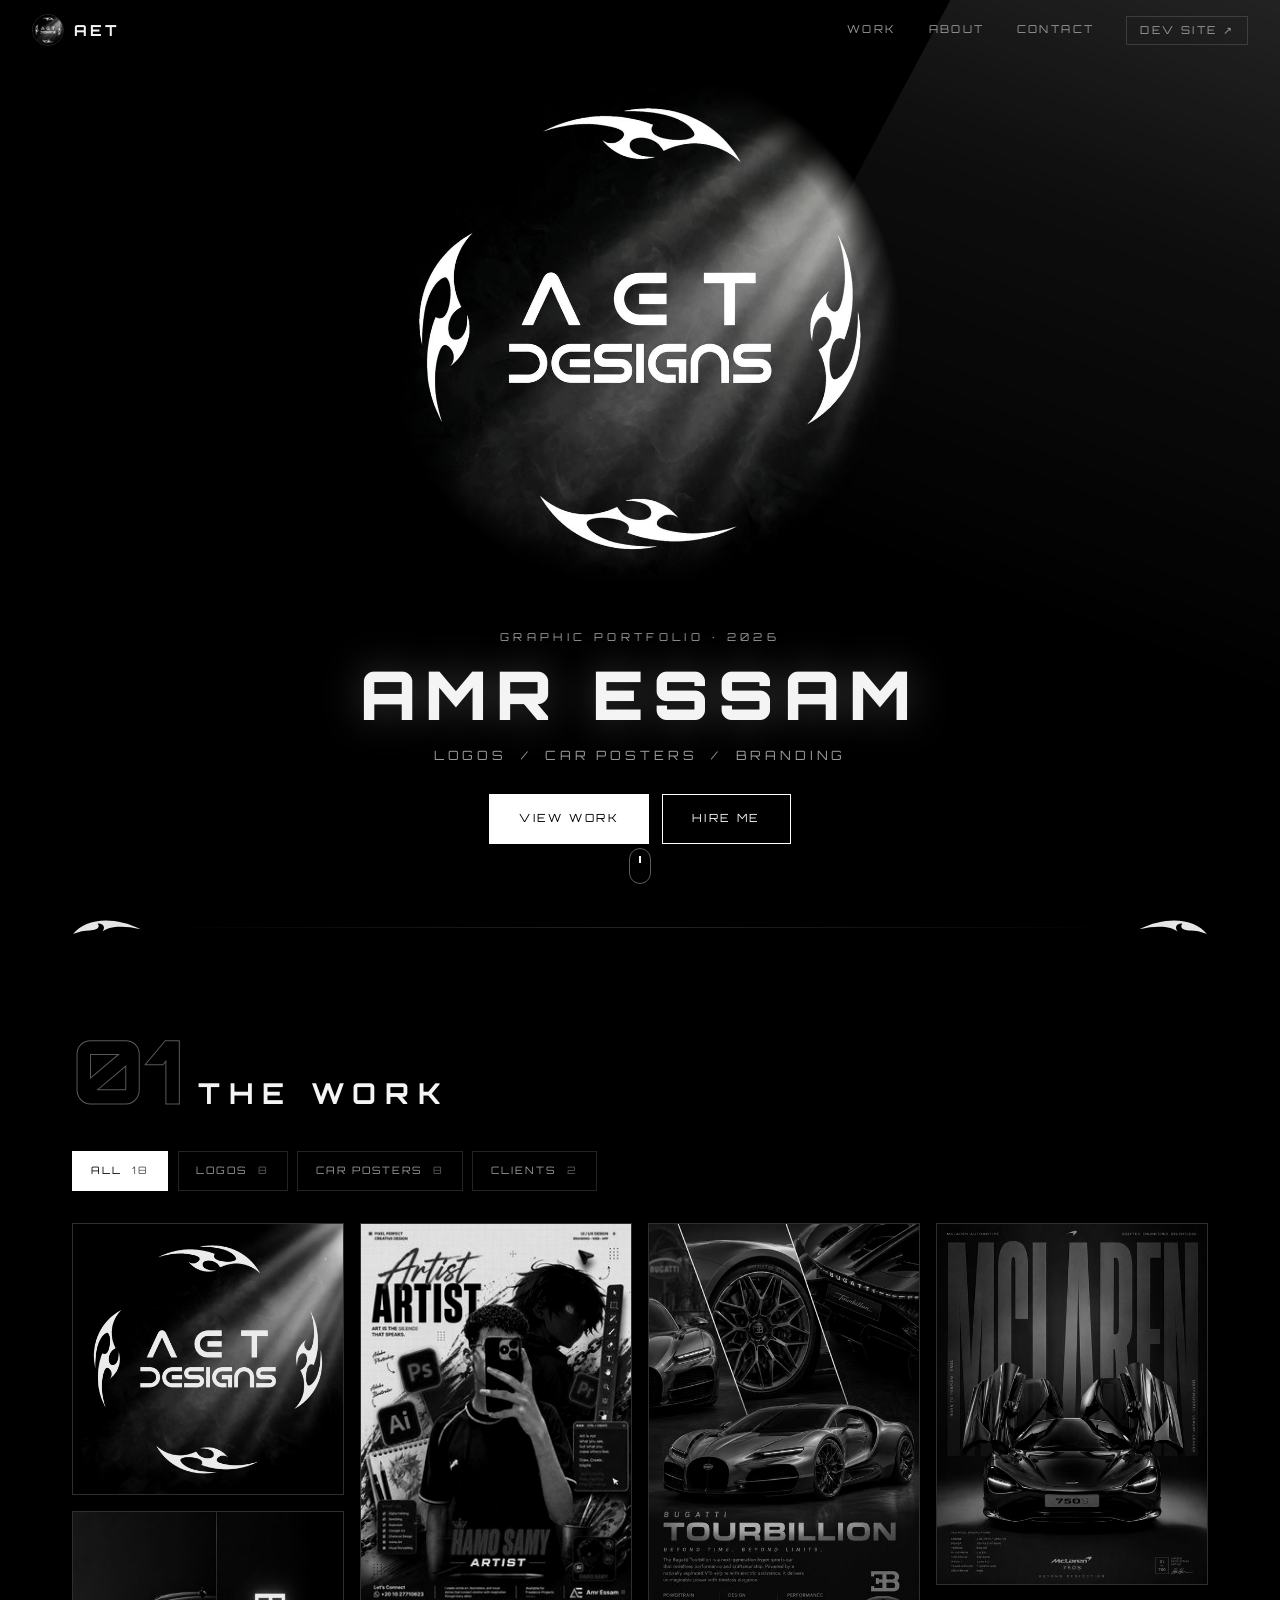
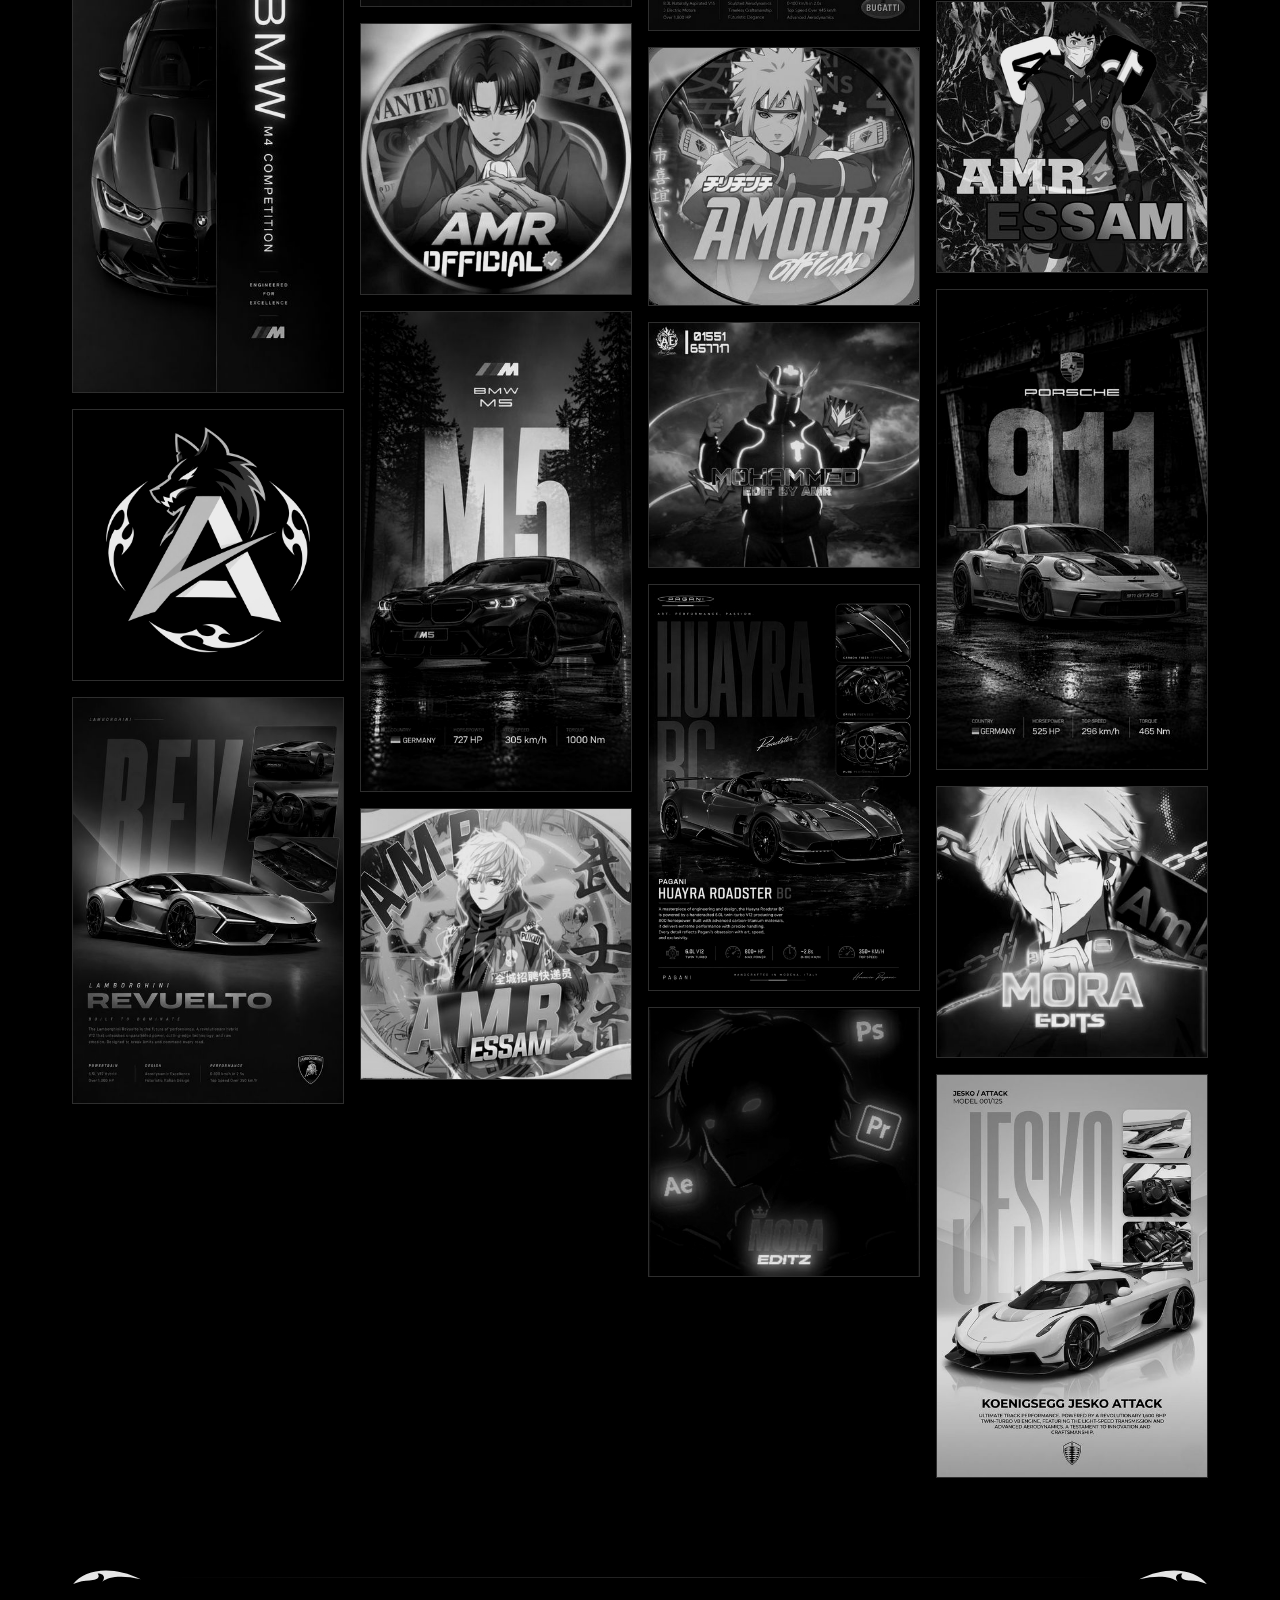
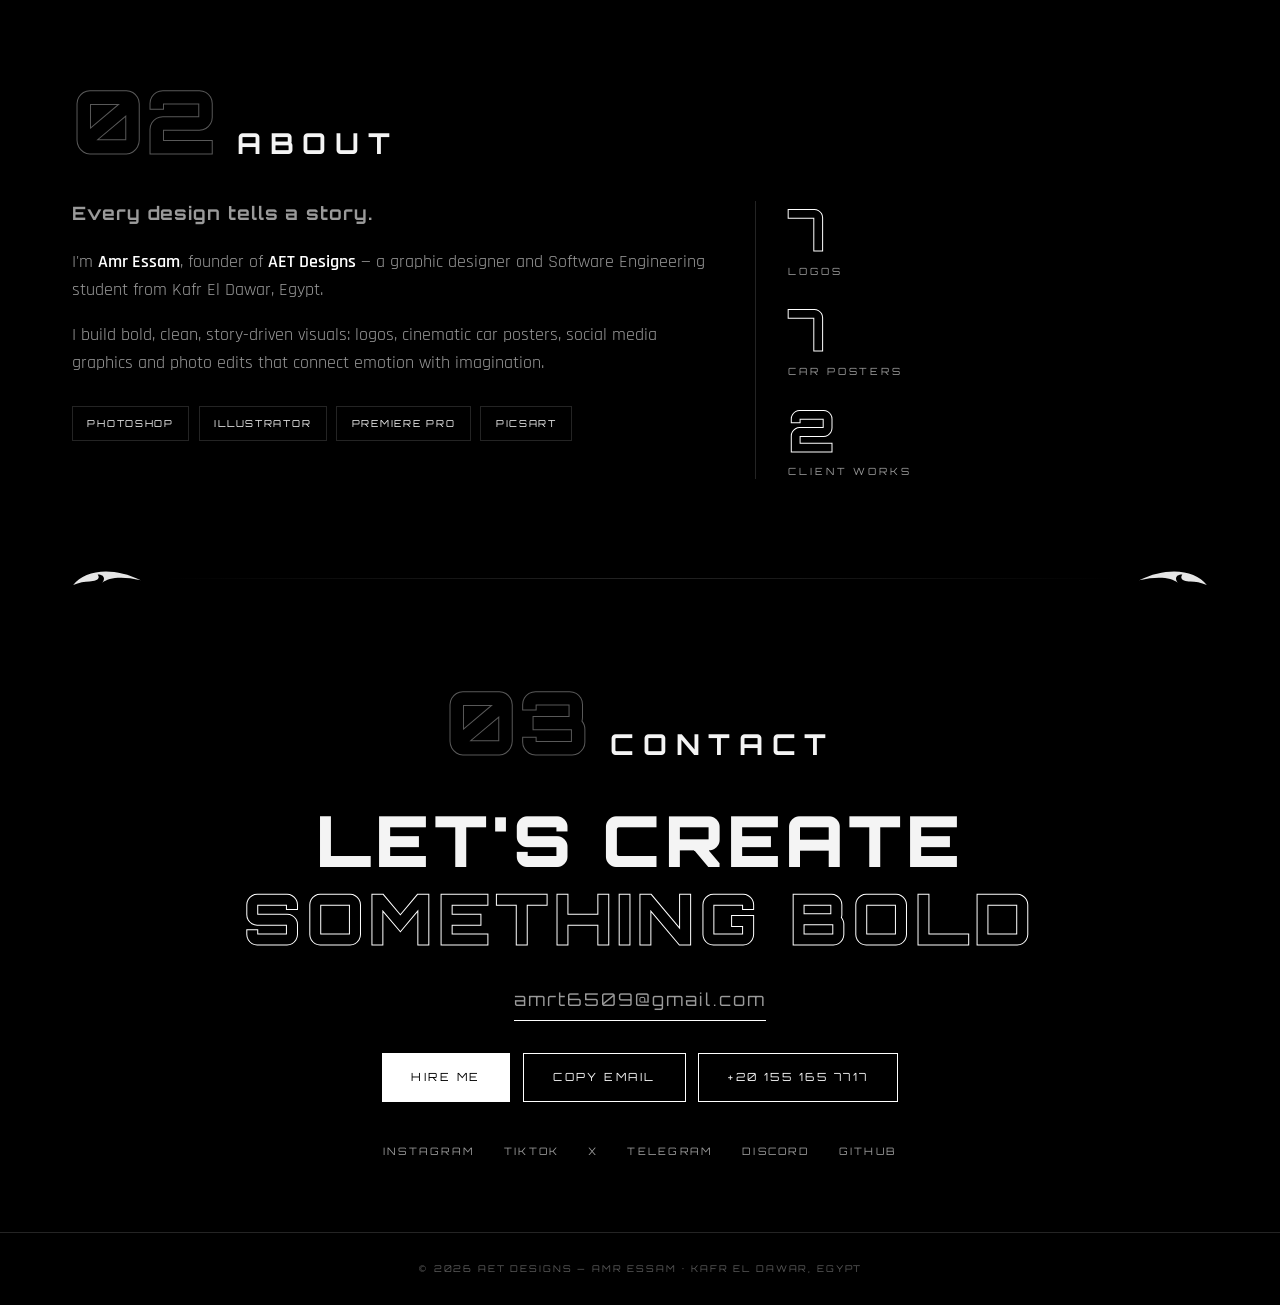
<file: index.html>
<!DOCTYPE html>
<html lang="en">
<head>
  <meta charset="UTF-8"/>
  <meta name="viewport" content="width=device-width, initial-scale=1.0"/>
  <title>AET Designs — Amr Essam | Graphic Portfolio</title>
  <meta name="description" content="AET Designs — graphic portfolio of Amr Essam: logos, car posters, client branding and cinematic edits. Available for freelance."/>
  <meta name="author" content="Amr Essam"/>
  <meta name="theme-color" content="#000000"/>
  <meta name="color-scheme" content="dark"/>
  <link rel="canonical" href="https://devvoltx.github.io/Graphic-Protofolio-By-Amr/"/>

  <link rel="icon" href="favicon/favicon.ico" sizes="any"/>
  <link rel="icon" type="image/png" sizes="32x32" href="favicon/favicon-32.png"/>
  <link rel="icon" type="image/png" sizes="16x16" href="favicon/favicon-16.png"/>
  <link rel="apple-touch-icon" sizes="180x180" href="favicon/apple-touch-icon.png"/>

  <meta property="og:type" content="website"/>
  <meta property="og:site_name" content="AET Designs"/>
  <meta property="og:title" content="AET Designs — Amr Essam | Graphic Portfolio"/>
  <meta property="og:description" content="Logos, car posters, client branding and cinematic edits."/>
  <meta property="og:url" content="https://devvoltx.github.io/Graphic-Protofolio-By-Amr/"/>
  <meta property="og:image" content="https://devvoltx.github.io/Graphic-Protofolio-By-Amr/favicon/og-image.jpg"/>
  <meta property="og:image:alt" content="AET Designs logo"/>
  <meta name="twitter:card" content="summary_large_image"/>
  <meta name="twitter:site" content="@Amr2043275"/>

  <link rel="preconnect" href="https://fonts.googleapis.com"/>
  <link rel="preconnect" href="https://fonts.gstatic.com" crossorigin/>
  <link href="https://fonts.googleapis.com/css2?family=Orbitron:wght@500;700;900&family=Rajdhani:wght@400;500;600;700&display=swap" rel="stylesheet"/>
  <link rel="stylesheet" href="style.css"/>
</head>
<body>
<a class="skip" href="#work">Skip to work</a>

<!-- reusable tribal blade ornament -->
<svg width="0" height="0" style="position:absolute" aria-hidden="true">
  <defs>
    <symbol id="blade" viewBox="0 0 120 36">
      <path d="M2 30 C 22 4, 70 -2, 118 22 C 84 14, 62 18, 52 26 C 58 18, 54 12, 44 12 C 50 20, 40 24, 30 24 C 22 24, 12 26, 2 30Z" fill="currentColor"/>
    </symbol>
  </defs>
</svg>

<header class="top" id="top">
  <a class="mark" href="#hero" aria-label="AET Designs — top"><img src="images/aet-logo.jpg" alt="" width="32" height="32"/><b>AET</b></a>
  <nav aria-label="Main">
    <a href="#work">WORK</a>
    <a href="#about">ABOUT</a>
    <a href="#contact">CONTACT</a>
    <a class="ext" href="https://amressam.is-a.dev" target="_blank" rel="noopener noreferrer">DEV SITE ↗</a>
  </nav>
</header>

<main>
<!-- HERO -->
<section id="hero">
  <div class="beam" aria-hidden="true"></div>
  <div class="hero-art"><img src="images/aet-logo.jpg" alt="AET Designs logo" width="1000" height="1000" fetchpriority="high"/></div>
  <div class="hero-copy">
    <p class="eyebrow">GRAPHIC PORTFOLIO · 2026</p>
    <h1>AMR ESSAM</h1>
    <p class="sub">LOGOS &nbsp;/&nbsp; CAR POSTERS &nbsp;/&nbsp; BRANDING</p>
    <div class="btns">
      <a class="btn solid" href="#work">VIEW WORK</a>
      <a class="btn" href="mailto:amrt6509@gmail.com?subject=Design%20inquiry%20from%20your%20portfolio">HIRE ME</a>
    </div>
  </div>
  <a class="scroll" href="#work" aria-label="Scroll to work"><span></span></a>
</section>

<div class="divider" aria-hidden="true"><svg class="l"><use href="#blade"/></svg><i></i><svg class="r"><use href="#blade"/></svg></div>

<!-- WORK -->
<section id="work" class="wrap">
  <header class="sec-head">
    <p class="num">01</p>
    <h2>THE WORK</h2>
  </header>
  <div class="filters" role="tablist" aria-label="Filter work">
    <button class="on" data-f="all" role="tab" aria-selected="true">ALL <em id="c-all"></em></button>
    <button data-f="logos" role="tab" aria-selected="false">LOGOS <em id="c-logos"></em></button>
    <button data-f="cars" role="tab" aria-selected="false">CAR POSTERS <em id="c-cars"></em></button>
    <button data-f="clients" role="tab" aria-selected="false">CLIENTS <em id="c-clients"></em></button>
  </div>

  <div class="masonry" id="gallery">
    <figure class="piece" data-cat="logos" data-title="AET Designs — Main"><img loading="lazy" src="images/aet-logo.jpg" alt="AET Designs main logo"/><figcaption><span>LOGO</span>AET DESIGNS — MAIN</figcaption></figure>
    <figure class="piece" data-cat="cars" data-title="BMW M4 Competition"><img loading="lazy" src="images/car1.jpg" alt="BMW M4 Competition poster"/><figcaption><span>CAR POSTER</span>BMW M4 COMPETITION</figcaption></figure>
    <figure class="piece" data-cat="logos" data-title="A Wolf"><img loading="lazy" src="images/wolf-a-logo.jpg" alt="A Wolf logo"/><figcaption><span>LOGO</span>A WOLF</figcaption></figure>
    <figure class="piece" data-cat="cars" data-title="Lamborghini Revuelto"><img loading="lazy" src="images/car2.jpg" alt="Lamborghini Revuelto poster"/><figcaption><span>CAR POSTER</span>LAMBORGHINI REVUELTO</figcaption></figure>
    <figure class="piece" data-cat="clients" data-title="Hamo Samy — Artist Branding"><img loading="lazy" src="images/client1.jpg" alt="Hamo Samy artist branding design"/><figcaption><span>CLIENT</span>HAMO SAMY — ARTIST BRANDING</figcaption></figure>
    <figure class="piece" data-cat="logos" data-title="AMR Official"><img loading="lazy" src="images/logo1.jpg" alt="AMR Official logo"/><figcaption><span>LOGO</span>AMR OFFICIAL</figcaption></figure>
    <figure class="piece" data-cat="cars" data-title="BMW M5"><img loading="lazy" src="images/car3.jpg" alt="BMW M5 poster"/><figcaption><span>CAR POSTER</span>BMW M5</figcaption></figure>
    <figure class="piece" data-cat="logos" data-title="AMR Essam"><img loading="lazy" src="images/logo2.jpg" alt="AMR Essam logo"/><figcaption><span>LOGO</span>AMR ESSAM</figcaption></figure>
    <figure class="piece" data-cat="cars" data-title="Bugatti Tourbillon"><img loading="lazy" src="images/car4.jpg" alt="Bugatti Tourbillon poster"/><figcaption><span>CAR POSTER</span>BUGATTI TOURBILLON</figcaption></figure>
    <figure class="piece" data-cat="logos" data-title="Amour Official"><img loading="lazy" src="images/logo3.jpg" alt="Amour Official logo"/><figcaption><span>LOGO</span>AMOUR OFFICIAL</figcaption></figure>
    <figure class="piece" data-cat="clients" data-title="Mohammed — Cinematic Edit"><img loading="lazy" src="images/client2.jpg" alt="Mohammed cinematic edit"/><figcaption><span>CLIENT</span>MOHAMMED — CINEMATIC EDIT</figcaption></figure>
    <figure class="piece" data-cat="cars" data-title="Pagani Huayra BC"><img loading="lazy" src="images/car5.jpg" alt="Pagani Huayra BC poster"/><figcaption><span>CAR POSTER</span>PAGANI HUAYRA BC</figcaption></figure>
    <figure class="piece" data-cat="logos" data-title="Mora Editz"><img loading="lazy" src="images/logo4.jpg" alt="Mora Editz logo"/><figcaption><span>LOGO</span>MORA EDITZ</figcaption></figure>
    <figure class="piece" data-cat="cars" data-title="McLaren 750S"><img loading="lazy" src="images/car6.jpg" alt="McLaren 750S poster"/><figcaption><span>CAR POSTER</span>MCLAREN 750S</figcaption></figure>
    <figure class="piece" data-cat="logos" data-title="AMR Red"><img loading="lazy" src="images/logo5.jpg" alt="AMR Red logo"/><figcaption><span>LOGO</span>AMR RED</figcaption></figure>
    <figure class="piece" data-cat="cars" data-title="Porsche 911 GT3 RS"><img loading="lazy" src="images/car7.jpg" alt="Porsche 911 GT3 RS poster"/><figcaption><span>CAR POSTER</span>PORSCHE 911 GT3 RS</figcaption></figure>
    <figure class="piece" data-cat="logos" data-title="Mora Edits"><img loading="lazy" src="images/logo6.jpg" alt="Mora Edits logo"/><figcaption><span>LOGO</span>MORA EDITS</figcaption></figure>
    <figure class="piece" data-cat="cars" data-title="Koenigsegg Jesko"><img loading="lazy" src="images/car8.jpg" alt="Koenigsegg Jesko poster"/><figcaption><span>CAR POSTER</span>KOENIGSEGG JESKO</figcaption></figure>
  </div>
</section>

<div class="divider" aria-hidden="true"><svg class="l"><use href="#blade"/></svg><i></i><svg class="r"><use href="#blade"/></svg></div>

<!-- ABOUT -->
<section id="about" class="wrap">
  <header class="sec-head"><p class="num">02</p><h2>ABOUT</h2></header>
  <div class="about">
    <div class="about-text">
      <p class="lead">Every design tells a story.</p>
      <p>I'm <b>Amr Essam</b>, founder of <b>AET Designs</b> — a graphic designer and Software Engineering student from Kafr El Dawar, Egypt.</p>
      <p>I build bold, clean, story-driven visuals: logos, cinematic car posters, social media graphics and photo edits that connect emotion with imagination.</p>
      <ul class="tools" aria-label="Software">
        <li>PHOTOSHOP</li><li>ILLUSTRATOR</li><li>PREMIERE PRO</li><li>PICSART</li>
      </ul>
    </div>
    <dl class="figures">
      <div><dt data-count="logos">0</dt><dd>LOGOS</dd></div>
      <div><dt data-count="cars">0</dt><dd>CAR POSTERS</dd></div>
      <div><dt data-count="clients">0</dt><dd>CLIENT WORKS</dd></div>
    </dl>
  </div>
</section>

<div class="divider" aria-hidden="true"><svg class="l"><use href="#blade"/></svg><i></i><svg class="r"><use href="#blade"/></svg></div>

<!-- CONTACT -->
<section id="contact" class="wrap">
  <header class="sec-head center"><p class="num">03</p><h2>CONTACT</h2></header>
  <p class="big">LET'S CREATE<br/><span>SOMETHING BOLD</span></p>
  <a class="email" href="mailto:amrt6509@gmail.com">amrt6509@gmail.com</a>
  <div class="btns center">
    <a class="btn solid" href="mailto:amrt6509@gmail.com?subject=Design%20inquiry%20from%20your%20portfolio">HIRE ME</a>
    <button class="btn" id="copyEmail" type="button">COPY EMAIL</button>
    <a class="btn" href="tel:+201551657717">+20 155 165 7717</a>
  </div>
  <ul class="socials">
    <li><a href="https://www.instagram.com/3am_our1430" target="_blank" rel="noopener noreferrer">INSTAGRAM</a></li>
    <li><a href="https://www.tiktok.com/@amr_taha62" target="_blank" rel="noopener noreferrer">TIKTOK</a></li>
    <li><a href="https://x.com/Amr2043275" target="_blank" rel="noopener noreferrer">X</a></li>
    <li><a href="https://t.me/Amour_64x" target="_blank" rel="noopener noreferrer">TELEGRAM</a></li>
    <li><a href="https://discord.com/users/981231266768752760" target="_blank" rel="noopener noreferrer">DISCORD</a></li>
    <li><a href="https://github.com/DEVVOLTX" target="_blank" rel="noopener noreferrer">GITHUB</a></li>
  </ul>
</section>
</main>

<footer>© 2026 AET DESIGNS — AMR ESSAM · KAFR EL DAWAR, EGYPT</footer>

<div class="lb" id="lb" role="dialog" aria-modal="true" aria-label="Image viewer" hidden>
  <button class="lb-btn lb-x" type="button" aria-label="Close">✕</button>
  <button class="lb-btn lb-prev" type="button" aria-label="Previous">‹</button>
  <figure class="lb-fig"><img alt=""/><figcaption></figcaption></figure>
  <button class="lb-btn lb-next" type="button" aria-label="Next">›</button>
</div>
<div class="toast" id="toast" role="status" aria-live="polite"></div>
<script src="script.js" defer></script>
</body>
</html>
</file>
<file: style.css>
/* AET Designs — monochrome identity taken from the logo: black, white, smoke grey, spotlight */
*,*::before,*::after{box-sizing:border-box;margin:0;padding:0}
:root{
  --bg:#000;--ink:#f4f4f4;--dim:#9a9a9a;--faint:#5a5a5a;--line:rgba(255,255,255,.14);--panel:#0c0c0c;
  --head:'Orbitron',system-ui,sans-serif;--body:'Rajdhani',system-ui,sans-serif;
}
html{scroll-behavior:smooth;scroll-padding-top:70px;background:var(--bg)}
body{background:var(--bg);color:var(--ink);font-family:var(--body);font-size:1.1rem;line-height:1.55;overflow-x:hidden}
body.lb-open{overflow:hidden}
a{color:inherit;text-decoration:none} ul{list-style:none} button{font:inherit;color:inherit;background:none;border:0;cursor:pointer}
img{display:block;max-width:100%}
::selection{background:#fff;color:#000}
:focus-visible{outline:2px solid #fff;outline-offset:3px}
.skip{position:fixed;left:.6rem;top:-60px;z-index:999;background:#fff;color:#000;padding:.5rem .9rem;font-family:var(--head);font-size:.7rem}
.skip:focus{top:.6rem}

/* HEADER */
.top{position:fixed;inset:0 0 auto 0;z-index:50;display:flex;justify-content:space-between;align-items:center;padding:.9rem 2rem;transition:background .3s,border-color .3s;border-bottom:1px solid transparent}
.top.solid{background:rgba(0,0,0,.82);backdrop-filter:blur(12px);-webkit-backdrop-filter:blur(12px);border-color:var(--line)}
.mark{display:flex;align-items:center;gap:.6rem;font-family:var(--head);font-weight:900;letter-spacing:.2em;font-size:.95rem}
.mark img{width:32px;height:32px;border-radius:50%;object-fit:cover;border:1px solid var(--line)}
.top nav{display:flex;gap:2rem;font-family:var(--head);font-size:.68rem;letter-spacing:.22em}
.top nav a{color:var(--dim);position:relative;padding:.3rem 0;transition:color .2s}
.top nav a::after{content:'';position:absolute;left:0;right:100%;bottom:0;height:1px;background:#fff;transition:right .3s}
.top nav a:hover,.top nav a.on{color:#fff}
.top nav a:hover::after,.top nav a.on::after{right:0}
.top nav .ext{border:1px solid var(--line);padding:.3rem .8rem}
.top nav .ext::after{display:none}
.top nav .ext:hover{background:#fff;color:#000}

/* HERO — the logo itself is the hero; its black background melts into the page */
#hero{position:relative;min-height:100svh;display:flex;flex-direction:column;align-items:center;justify-content:flex-end;text-align:center;padding:6rem 1.5rem 3.5rem;overflow:hidden}
.beam{position:absolute;top:-10%;right:-8%;width:75vw;height:120%;pointer-events:none;
  background:linear-gradient(200deg,rgba(255,255,255,.22) 0%,rgba(255,255,255,.07) 28%,transparent 60%);
  clip-path:polygon(60% 0,100% 0,100% 100%,0 100%);filter:blur(18px);opacity:.8;animation:beam 9s ease-in-out infinite alternate}
@keyframes beam{from{opacity:.55}to{opacity:.95}}
.hero-art{position:absolute;top:4.2rem;left:50%;width:min(58vh,90vw,720px);aspect-ratio:1;transform:translateX(-50%);
  -webkit-mask-image:radial-gradient(circle closest-side,#000 86%,transparent 100%);mask-image:radial-gradient(circle closest-side,#000 86%,transparent 100%)}
.hero-art img{width:100%;height:100%;object-fit:cover;animation:drift 14s ease-in-out infinite alternate}
@keyframes drift{from{transform:scale(1)}to{transform:scale(1.04)}}
.hero-copy{position:relative;z-index:2}
.eyebrow{font-family:var(--head);font-size:.68rem;letter-spacing:.4em;color:var(--dim);margin-bottom:.8rem}
h1{font-family:var(--head);font-weight:900;font-size:clamp(2rem,7vw,4.2rem);letter-spacing:.14em;line-height:1.05;text-shadow:0 0 40px rgba(255,255,255,.25)}
.sub{font-family:var(--head);font-size:clamp(.62rem,1.6vw,.8rem);letter-spacing:.3em;color:var(--dim);margin:1rem 0 1.8rem}
.btns{display:flex;gap:.8rem;flex-wrap:wrap;justify-content:center}
.btn{font-family:var(--head);font-size:.7rem;letter-spacing:.22em;padding:.95rem 1.8rem;border:1px solid #fff;transition:background .25s,color .25s,transform .25s;display:inline-block}
.btn:hover{background:#fff;color:#000;transform:translateY(-2px)}
.btn.solid{background:#fff;color:#000}
.btn.solid:hover{background:transparent;color:#fff}
.scroll{position:absolute;bottom:1rem;left:50%;transform:translateX(-50%);width:22px;height:36px;border:1px solid var(--faint);border-radius:12px;z-index:2}
.scroll span{position:absolute;left:50%;top:7px;width:2px;height:7px;background:#fff;transform:translateX(-50%);animation:dot 1.8s ease-in-out infinite}
@keyframes dot{0%{opacity:0;top:7px}40%{opacity:1}100%{opacity:0;top:19px}}

/* DIVIDER with tribal blades from the logo */
.divider{display:flex;align-items:center;gap:1.2rem;max-width:1200px;margin:1rem auto;padding:0 2rem;color:#fff}
.divider i{flex:1;height:1px;background:linear-gradient(90deg,transparent,var(--line),transparent)}
.divider svg{width:70px;height:22px;flex:none;opacity:.9}
.divider .r{transform:scaleX(-1)}

.wrap{max-width:1200px;margin:0 auto;padding:4.5rem 2rem}
.sec-head{display:flex;align-items:baseline;gap:1.2rem;margin-bottom:2.2rem}
.sec-head.center{justify-content:center}
.num{font-family:var(--head);font-weight:900;font-size:clamp(3rem,8vw,5.5rem);line-height:1;color:transparent;-webkit-text-stroke:1px rgba(255,255,255,.35)}
h2{font-family:var(--head);font-weight:700;font-size:clamp(1.2rem,3vw,1.8rem);letter-spacing:.3em}

/* FILTERS */
.filters{display:flex;gap:.6rem;flex-wrap:wrap;margin-bottom:2rem}
.filters button{font-family:var(--head);font-size:.64rem;letter-spacing:.2em;padding:.7rem 1.1rem;border:1px solid var(--line);color:var(--dim);transition:.25s}
.filters button em{font-style:normal;color:var(--faint);margin-left:.35rem}
.filters button:hover{border-color:#fff;color:#fff}
.filters button.on{background:#fff;color:#000;border-color:#fff}
.filters button.on em{color:#555}

/* MASONRY */
.masonry{columns:4 230px;column-gap:1rem}
.piece{position:relative;break-inside:avoid;margin:0 0 1rem;overflow:hidden;background:var(--panel);border:1px solid var(--line);cursor:zoom-in;transition:border-color .3s,opacity .4s,transform .4s}
.piece[hidden]{display:none}
.piece img{width:100%;height:auto;transition:transform .7s ease,filter .5s}
.piece figcaption{position:absolute;inset:auto 0 0 0;padding:2.2rem .9rem .8rem;background:linear-gradient(transparent,rgba(0,0,0,.92));font-family:var(--head);font-size:.62rem;letter-spacing:.16em;line-height:1.4;transform:translateY(100%);transition:transform .35s}
.piece figcaption span{display:block;color:var(--dim);font-size:.52rem;margin-bottom:.2rem}
.piece:hover{border-color:#fff}
.piece:hover img{transform:scale(1.05)}
.piece:hover figcaption,.piece:focus-visible figcaption{transform:none}
/* monochrome mood: work sits in greyscale and lights up in colour on hover (mouse devices only) */
@media (hover:hover){
  .piece img{filter:grayscale(1) contrast(1.05) brightness(.92)}
  .piece:hover img{filter:none}
}
.js .piece{opacity:0;transform:translateY(24px)}
.js .piece.in{opacity:1;transform:none}

/* ABOUT */
.about{display:grid;grid-template-columns:1.4fr 1fr;gap:3rem;align-items:start}
.lead{font-family:var(--head);font-weight:700;font-size:clamp(1.3rem,3vw,2rem);letter-spacing:.05em;line-height:1.3;margin-bottom:1.4rem}
.about-text p+p{margin-top:1rem}
.about-text p{color:var(--dim);font-size:1.15rem}
.about-text b{color:#fff;font-weight:600}
.tools{display:flex;flex-wrap:wrap;gap:.6rem;margin-top:1.8rem}
.tools li{font-family:var(--head);font-size:.6rem;letter-spacing:.18em;border:1px solid var(--line);padding:.55rem .9rem;color:var(--ink)}
.figures{display:grid;gap:1.4rem;border-left:1px solid var(--line);padding-left:2rem}
.figures dt{font-family:var(--head);font-weight:900;font-size:clamp(2.4rem,6vw,3.6rem);line-height:1;color:transparent;-webkit-text-stroke:1px #fff}
.figures dd{font-family:var(--head);font-size:.62rem;letter-spacing:.3em;color:var(--dim);margin-top:.3rem}

/* CONTACT */
#contact{text-align:center}
.big{font-family:var(--head);font-weight:900;font-size:clamp(1.9rem,7vw,4.4rem);line-height:1.1;letter-spacing:.06em}
.big span{color:transparent;-webkit-text-stroke:1px #fff}
.email{display:inline-block;margin:1.8rem 0 2rem;font-family:var(--head);font-size:clamp(.8rem,2.4vw,1.1rem);letter-spacing:.12em;color:var(--dim);border-bottom:1px solid #fff;padding-bottom:.4rem;transition:color .2s}
.email:hover{color:#fff}
.socials{display:flex;justify-content:center;flex-wrap:wrap;gap:.5rem 1.8rem;margin-top:2.6rem;font-family:var(--head);font-size:.64rem;letter-spacing:.22em}
.socials a{color:var(--dim);transition:color .2s}
.socials a:hover{color:#fff}
footer{font-family:var(--head);font-size:.58rem;letter-spacing:.2em;color:var(--faint);text-align:center;padding:1.8rem 1rem;border-top:1px solid var(--line)}

/* LIGHTBOX */
.lb{position:fixed;inset:0;z-index:500;background:rgba(0,0,0,.95);display:flex;align-items:center;justify-content:center;padding:1rem;gap:.8rem}
.lb[hidden]{display:none}
.lb-fig{display:flex;flex-direction:column;align-items:center;gap:.8rem;max-width:min(88vw,900px)}
.lb-fig img{max-width:100%;max-height:80vh;object-fit:contain;filter:none!important;border:1px solid var(--line)}
.lb-fig figcaption{font-family:var(--head);font-size:.7rem;letter-spacing:.22em;color:var(--dim)}
.lb-btn{flex:none;width:46px;height:46px;border:1px solid var(--line);font-size:1.4rem;line-height:1;display:grid;place-items:center;transition:.2s}
.lb-btn:hover{background:#fff;color:#000}
.lb-x{position:absolute;top:1rem;right:1rem;font-size:.95rem}
.toast{position:fixed;left:50%;bottom:2rem;transform:translate(-50%,20px);background:#fff;color:#000;font-family:var(--head);font-size:.65rem;letter-spacing:.2em;padding:.7rem 1.2rem;opacity:0;pointer-events:none;transition:.3s;z-index:600}
.toast.show{opacity:1;transform:translate(-50%,0)}

/* RESPONSIVE */
@media (max-width:760px){
  .top{padding:.7rem 1rem}
  .top nav{gap:1.1rem;font-size:.6rem;letter-spacing:.16em}
  .top nav .ext{display:none}
  .mark b{display:none}
  .wrap{padding:3.2rem 1.1rem}
  .divider{padding:0 1.1rem}
  .masonry{columns:2 140px;column-gap:.7rem}
  .piece{margin-bottom:.7rem}
  .piece figcaption{transform:none;font-size:.52rem;padding:1.6rem .6rem .5rem}
  .piece figcaption span{display:none}
  .about{grid-template-columns:1fr;gap:2rem}
  .figures{grid-template-columns:repeat(3,1fr);border-left:0;border-top:1px solid var(--line);padding:1.4rem 0 0}
  #hero{padding-bottom:5rem}
  .hero-art{top:4rem;width:min(84vw,52vh)}
  .lb-prev,.lb-next{position:absolute;bottom:1rem} .lb-prev{left:1rem} .lb-next{right:1rem}
}
@media (hover:none){.piece figcaption{transform:none}.piece figcaption span{display:none}}
@media (prefers-reduced-motion:reduce){*,*::before,*::after{animation:none!important;transition:none!important;scroll-behavior:auto!important}.js .piece{opacity:1;transform:none}}
</file>
